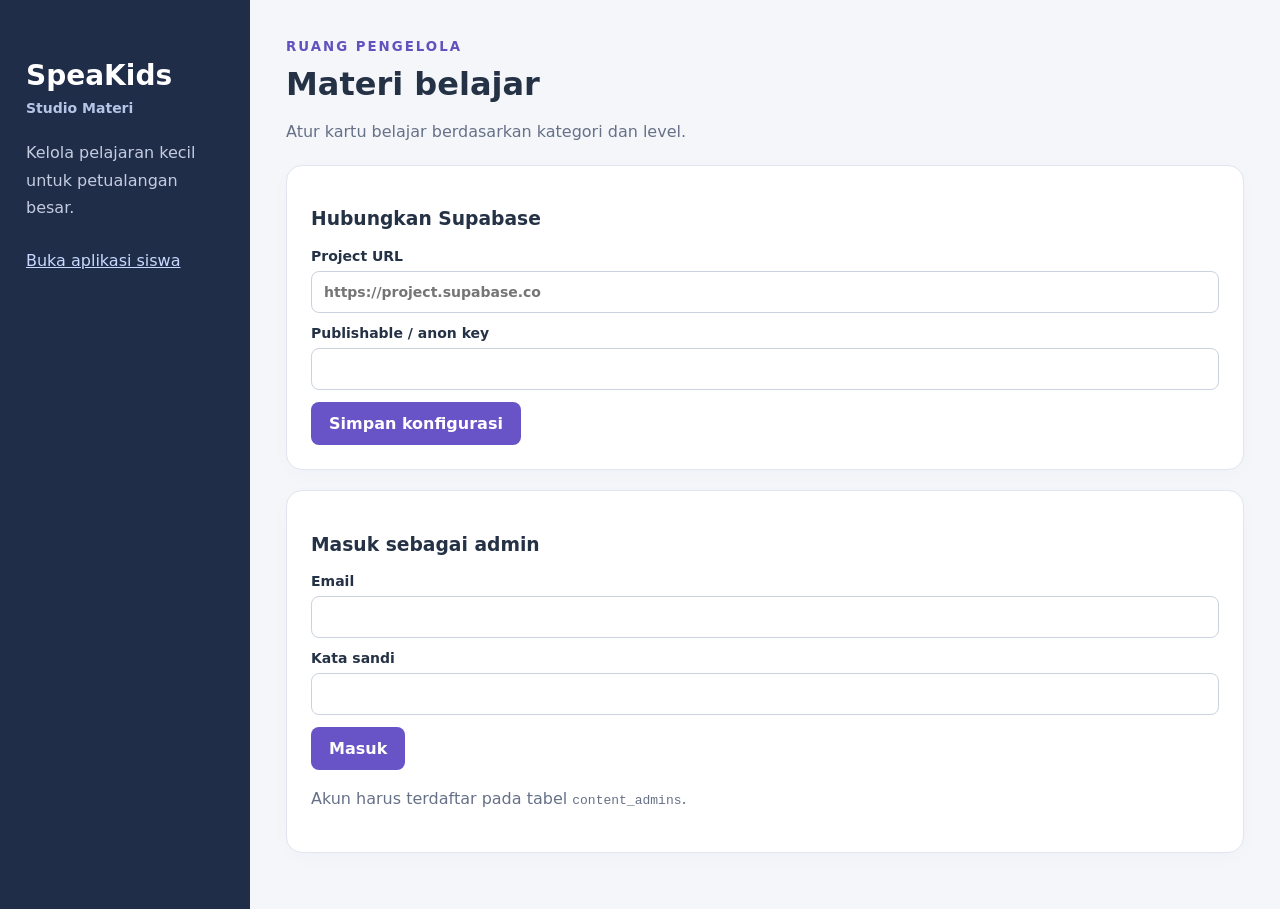
<file: admin/index.html>
<!doctype html>
<html lang="id"><head><meta charset="utf-8"><meta name="viewport" content="width=device-width,initial-scale=1"><title>SpeaKids · Admin Materi</title><link rel="stylesheet" href="style.css"></head>
<body><aside><h1>SpeaKids<span>Studio Materi</span></h1><p>Kelola pelajaran kecil untuk petualangan besar.</p><a href="../assets/app/index.html">Buka aplikasi siswa</a><button id="logout" hidden>Keluar admin</button></aside>
<main><header><small>RUANG PENGELOLA</small><h2>Materi belajar</h2><p>Atur kartu belajar berdasarkan kategori dan level.</p></header><p id="status" role="status"></p>
<section id="connection"><h3>Hubungkan Supabase</h3><form id="config"><label>Project URL<input id="url" type="url" required placeholder="https://project.supabase.co"></label><label>Publishable / anon key<input id="key" required></label><button>Simpan konfigurasi</button></form></section>
<section id="auth"><h3>Masuk sebagai admin</h3><form id="login"><label>Email<input id="email" type="email" autocomplete="username" required></label><label>Kata sandi<input id="password" type="password" autocomplete="current-password" required></label><button>Masuk</button></form><p>Akun harus terdaftar pada tabel <code>content_admins</code>.</p></section>
<div id="workspace" hidden><section class="toolbar"><label>Kategori<select id="category"></select></label><label>Level<select id="level"></select></label><button id="reload" class="secondary">Muat ulang</button></section>
<section><div class="heading"><h3 id="levelname"></h3><span id="source"></span></div><label>Judul level<input id="title" maxlength="100" required></label><p>Minimal 3 kartu unik untuk menerbitkan level. Alphabet hanya menampilkan huruf. Materi baru memakai suara sintetis jika rekaman lokal belum tersedia.</p><div id="cards"></div><button id="add" class="secondary">+ Tambah kartu</button><footer><button id="save">Simpan & terbitkan</button><button id="delete" class="danger">Hapus isi level</button></footer></section></div>
</main><script>window.SPEAKIDS_ADMIN=true;</script><script src="../assets/app/content.js"></script><script src="../assets/app/supabase.js"></script><script src="admin.js"></script></body></html>
</file>
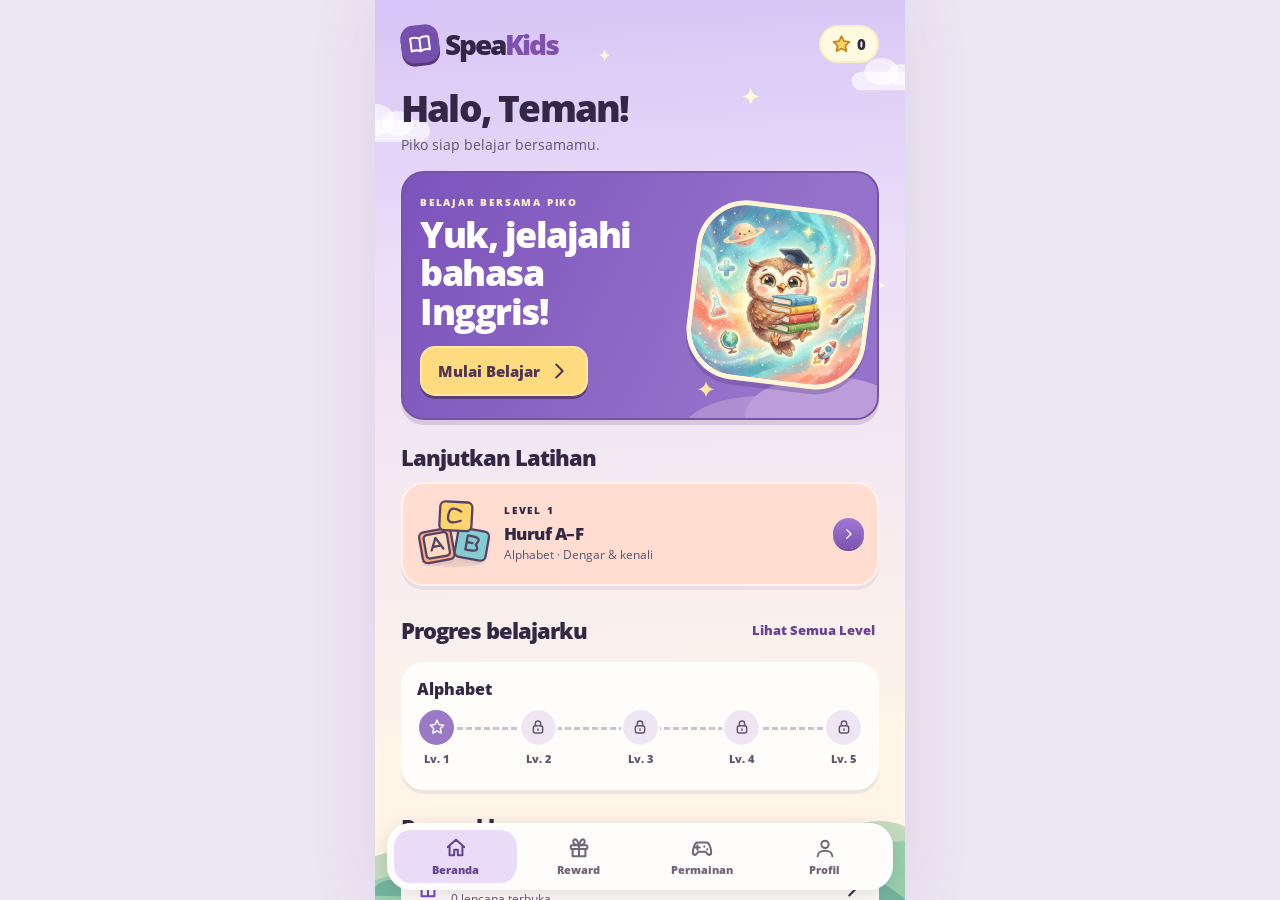
<file: assets/app/index.html>
<!doctype html>
<html lang="id">
<head>
  <meta charset="utf-8">
  <meta name="viewport" content="width=device-width,initial-scale=1,viewport-fit=cover">
  <meta name="theme-color" content="#e1d4fb">
  <title>SpeaKids · Belajar bersama Piko</title>
  <link rel="icon" href="art/app-icon.png">
  <link rel="stylesheet" href="style.css">
  <!-- Supabase Client Library -->
  <!-- Cloud uses the REST API; local lessons need no external SDK. -->
</head>
<body>
  <div id="shell">
    <div class="skydecor" aria-hidden="true"><b>✦</b><b>✧</b><b>✦</b><i></i><i></i></div>
    <div id="ground"></div>
    <main id="page"></main>
    <div id="nav"></div>
    <div id="notice" role="status"></div>
  </div>
  <dialog id="dialog"></dialog>
  <script src="content.js"></script>
  <script src="artwork.js"></script>
  <script src="config.js"></script>
  <script src="supabase.js"></script>
  <script src="pronunciation.js"></script>
  <script src="app.js"></script>
</body>
</html>
</file>
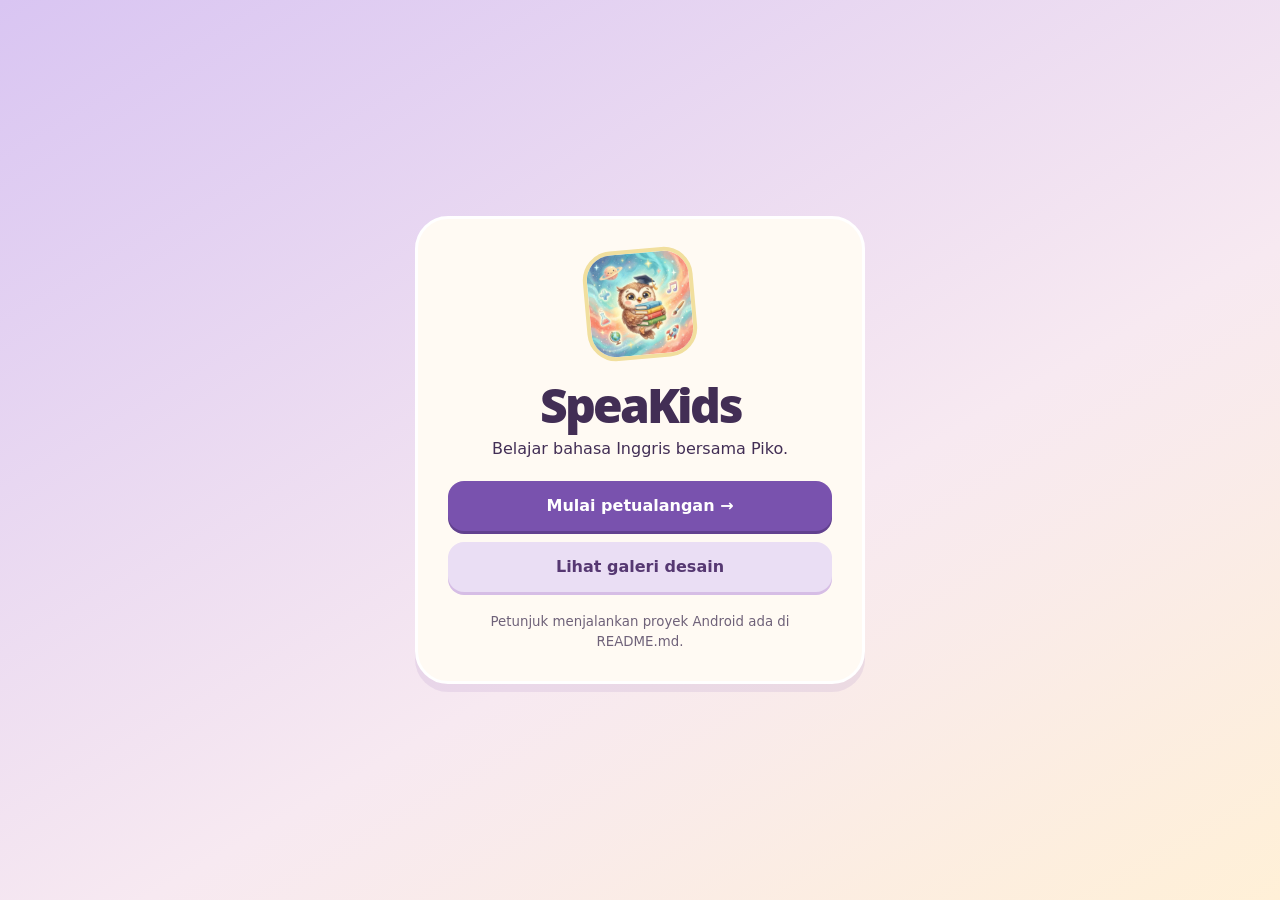
<file: MULAI-DI-SINI.html>
<!doctype html><html lang="id"><meta charset="utf-8"><meta name="viewport" content="width=device-width,initial-scale=1"><title>Mulai · SpeaKids</title><style>
@font-face{font-family:Spea;src:url(assets/app/art/open-ExtraBold.ttf);font-weight:bold}*{box-sizing:border-box}body{margin:0;min-height:100vh;display:grid;place-items:center;background:linear-gradient(150deg,#d9c5f2,#f7e9f1 60%,#fff0d7);font:16px/1.5 system-ui,sans-serif;color:#422e55}main{max-width:450px;margin:18px;padding:30px;border:3px solid white;background:#fffaf3;border-radius:33px;box-shadow:0 8px 0 #aa8cc42e;text-align:center}img{width:110px;border:4px solid #f1df9e;border-radius:29px;transform:rotate(-5deg)}h1{font:bold 48px/1 Spea,sans-serif;letter-spacing:-3px;margin:15px 0 8px}a{display:block;text-decoration:none;border-radius:16px;padding:13px;background:#7952ae;color:white;font-weight:750;margin:11px 0;box-shadow:0 3px 0 #62418f}a+a{background:#eadef4;color:#563872;box-shadow:0 3px 0 #d6bde5}p{margin:8px 0 20px}small{display:block;color:#6f6279;margin-top:20px}</style><main><img src="assets/app/art/piko.png" alt="Piko membawa buku"><h1>SpeaKids</h1><p>Belajar bahasa Inggris bersama Piko.</p><a href="assets/app/index.html">Mulai petualangan →</a><a href="desain/Galeri.html">Lihat galeri desain</a><small>Petunjuk menjalankan proyek Android ada di README.md.</small></main></html>
</file>
<file: admin/style.css>
:root{font-family:system-ui,sans-serif;color:#253246;background:#f4f6fa}*{box-sizing:border-box}body{margin:0;display:grid;grid-template-columns:250px 1fr;min-height:100vh}aside{background:#202d49;color:white;padding:36px 26px}aside h1{font-size:28px}aside span{display:block;font-size:14px;color:#b6c5e7;margin-top:8px}aside p{color:#c4cce0;line-height:1.7}aside a{color:#c9d8ff;display:block;margin:30px 0}main{max-width:1120px;width:100%;padding:36px}h2{font-size:32px;margin:10px 0}header small{letter-spacing:2px;color:#6252bd;font-weight:700}p{line-height:1.6;color:#667087}section{background:white;border:1px solid #e0e5ef;border-radius:16px;padding:24px;margin:20px 0;box-shadow:0 5px 20px #26375405}label{display:block;font-size:14px;font-weight:650;margin:12px 0}input,select{display:block;width:100%;padding:12px;border:1px solid #cbd3e0;border-radius:8px;font:inherit;margin-top:7px;background:white}button{background:#6854c6;color:white;padding:12px 18px;border:0;border-radius:8px;font:inherit;font-weight:650;cursor:pointer}button:disabled{opacity:.5;cursor:wait}.secondary{background:#edeaf9;color:#53418d}.danger{background:#fff0f0;color:#ac3030}.toolbar,.heading,footer{display:flex;gap:16px;align-items:center;justify-content:space-between}.toolbar label{flex:1}.card{background:#f8f9fc;border:1px solid #e1e5ef;border-radius:12px;padding:18px;margin:16px 0}.fields{display:grid;grid-template-columns:1fr 1fr 120px;gap:14px}.cardhead{display:flex;justify-content:space-between;align-items:center}.cardhead button{padding:7px 12px}footer{justify-content:flex-start;margin-top:25px;flex-wrap:wrap}#status:not(:empty){padding:14px;background:#eae6fb;border-radius:10px;color:#45367d}#source{font-size:13px;color:#6b7280}[hidden]{display:none!important}@media(max-width:760px){body{display:block}aside{padding:16px 24px}aside p{display:none}aside a{margin:12px 0}main{padding:18px}.fields{grid-template-columns:1fr}.toolbar{flex-wrap:wrap}}
</file>
<file: assets/app/style.css>
* {
  box-sizing:border-box;
}
:root {
  --ink:#332746;
  --sub:#615570;
  --purple:#7146ba;
  --line:#e4d8ee;
  --shadow:0 4px 0 #49375e16;
  --paper:#fffdf9;
  font-family:ui-rounded,"Arial Rounded MT Bold","Trebuchet MS","DejaVu Sans",sans-serif;
  color:var(--ink);
  font-weight:560;
}
body {
  margin:0;
  background:#ece5f4;
}
button,input,select {
  font:inherit;
  color:inherit;
}
button {
  border:0;
  cursor:pointer;
  touch-action:manipulation;
}
button:focus-visible,input:focus-visible,select:focus-visible {
  outline:3px solid #4a2ca5;
  outline-offset:3px;
}
button:active {
  transform:translateY(2px);
}
button:disabled {
  cursor:default;
}
h1,h2,h3,p {
  margin:0;
}
h1,h2,h3,strong,b {
  font-weight:850;
}
h1 {
  font-size:clamp(29px,8vw,37px);
  letter-spacing:-1.8px;
  line-height:1.08;
}
h2 {
  font-size:22px;
  letter-spacing:-1px;
}
p {
  color:var(--sub);
  line-height:1.5;
  font-size:14px;
}
.ico {
  width:22px;
  height:22px;
  vertical-align:middle;
  flex:none;
}
.art {
  width:76px;
  height:76px;
  flex:none;
  filter:drop-shadow(0 3px 0 #70567314);
}
#shell {
  width:min(100%,530px);
  height:100vh;
  height:100dvh;
  min-height:280px;
  margin:auto;
  overflow:hidden;
  position:relative;
  isolation:isolate;
  background:linear-gradient(177deg,#d6c5f6 0%,#ecdff8 30%,#fff5e7 83%);
  box-shadow:0 0 60px #796b8524;
}
#page {
  position:relative;
  z-index:1;
  height:100%;
  overflow:auto;
  overscroll-behavior:contain;
  scrollbar-width:thin;
  scrollbar-color:#b6a1cf transparent;
  padding:22px clamp(15px,5vw,26px) 55px;
}
#page.primary {
  padding-bottom:112px;
}
.skydecor,.hills {
  position:absolute;
  pointer-events:none;
  z-index:-1;
}
.skydecor {
  inset:0;
  overflow:hidden;
}
.skydecor b {
  position:absolute;
  color:#fff8d9;
  font-size:22px;
  top:9%;
  left:69%;
}
.skydecor b:nth-child(2) {
  top:30%;
  left:93%;
}
.skydecor b:nth-child(3) {
  top:5%;
  left:42%;
  font-size:15px;
}
.skydecor i {
  width:90px;
  height:22px;
  background:#ffffffa8;
  position:absolute;
  top:120px;
  left:-35px;
  border-radius:40px;
}
.skydecor i:before,.skydecor i:after {
  content:"";
  background:inherit;
  position:absolute;
  border-radius:100%;
  width:40px;
  height:32px;
  bottom:6px;
  left:15px;
}
.skydecor i:after {
  left:42px;
  width:32px;
  height:25px;
}
.skydecor i:last-child {
  left:auto;
  right:-30px;
  top:70px;
  transform:scale(.85);
}
.hills {
  bottom:-1px;
  width:100%;
  height:86px;
}
.row,.top,.sectionhead,.item,.actions,.navbar,.line,.node,.control,.chips,.hud {
  display:flex;
  align-items:center;
}
.top,.sectionhead,.hud {
  justify-content:space-between;
  gap:10px;
}
.top {
  margin-bottom:22px;
  min-height:44px;
}
.brand {
  font-size:28px;
  font-weight:1000;
  letter-spacing:-2px;
  display:flex;
  align-items:center;
  gap:6px;
  line-height:1;
}
.brand span span {
  color:#8050ad;
}
.brand .mark {
  background:#7650ac;
  color:white;
  width:38px;
  height:38px;
  border-radius:13px;
  display:grid;
  place-items:center;
  box-shadow:0 3px 0 #573779;
  transform:rotate(-7deg);
}
.pill {
  display:inline-flex;
  align-items:center;
  justify-content:center;
  gap:6px;
  background:#fff9df;
  border:2px solid #f8edc4;
  border-radius:20px;
  padding:6px 11px;
  font-size:15px;
  font-weight:850;
}
.pill .ico,.gold .ico {
  color:#c78422;
  fill:#ffd35b;
  width:19px;
}
.hero,.banner,.panel,.item,.node,.badge,.speechcard,.mapcard,.linebtn,.options button,.slot,.tile,.micro,.round,.primarybtn,.outlinebtn {
  border-radius:23px;
}
.hero {
  background:linear-gradient(115deg,#7c53bb,#9572cb 75%);
  color:white;
  position:relative;
  overflow:hidden;
  border:2px solid #7853a3;
  box-shadow:0 5px 0 #6f518a35;
  padding:22px 17px;
  min-height:204px;
  display:flex;
  align-items:center;
  margin-top:14px;
}
.hero:after,.banner:after {
  content:"✦";
  position:absolute;
  right:34%;
  bottom:13px;
  color:#ffe7a3;
  font-size:24px;
  pointer-events:none;
}
.hero h2 {
  font-size:clamp(26px,7.4vw,36px);
  line-height:1.07;
  letter-spacing:-1.5px;
  max-width:54%;
  position:relative;
  z-index:1;
}
.hero .primarybtn {
  margin-top:14px;
}
.heroimg {
  position:absolute;
  width:42%;
  aspect-ratio:1;
  right:-.5%;
  top:50%;
  transform:translateY(-50%) rotate(7deg);
  border-radius:28%;
  border:5px solid #fff7d8;
  box-shadow:0 5px 0 #4d306944;
}
.hero .kicker {
  color:#fff2cb;
}
.kicker {
  text-transform:uppercase;
  font-size:10px;
  letter-spacing:1.8px;
  font-weight:850;
  display:block;
  margin-bottom:7px;
}
.primarybtn,.outlinebtn {
  padding:12px 16px;
  display:inline-flex;
  align-items:center;
  justify-content:center;
  gap:8px;
  font-size:15px;
  min-height:46px;
  font-weight:800;
  border-radius:15px;
}
.primarybtn,.round.gloss,.micro {
  background:linear-gradient(#9567d0,#7650b5);
  color:white;
  border:2px solid #7447a7;
  box-shadow:inset 0 2px #ffffff46,0 3px 0 #61408b;
}
.primarybtn.sun {
  background:#ffdb80;
  color:#503654;
  border-color:#ffe7a5;
  box-shadow:0 3px 0 #603d79;
}
.outlinebtn,.round {
  background:#fffdf9;
  border:2px solid #e4daeb;
  box-shadow:var(--shadow);
}
.full {
  width:100%;
}
.round {
  border-radius:50%;
  height:46px;
  width:46px;
  display:inline-grid;
  place-items:center;
  padding:0;
  flex:none;
}
.round:disabled {
  opacity:.4;
}
.round .ico {
  width:20px;
}
.sectionhead {
  margin:22px 0 10px;
}
.linkbtn {
  background:transparent;
  color:#674197;
  font-size:13px;
  font-weight:800;
  min-height:44px;
  padding:4px;
}
.item,.node,.mapcard,.panel,.badge,.linebtn {
  background:var(--paper);
  border:2px solid #fff9;
  box-shadow:var(--shadow);
}
.item {
  width:100%;
  text-align:left;
  gap:12px;
  padding:12px 13px;
  position:relative;
  min-height:98px;
}
.item .copy {
  flex:1;
  min-width:0;
}
.item strong,.node strong,.linebtn strong {
  display:block;
  font-size:17px;
  letter-spacing:-.55px;
  line-height:1.16;
}
.item small,.node small,.linebtn small {
  display:block;
  font-size:12px;
  line-height:1.4;
  color:#5d526c;
  margin-top:4px;
}
.miniarr {
  border-radius:50%;
  width:31px;
  height:31px;
  flex:none;
  display:grid;
  place-items:center;
  color:white;
  background:linear-gradient(#a078d5,#7d52b0);
  box-shadow:0 2px 0 #6c4a92;
}
.miniarr .ico {
  width:15px;
}
.peach {
  background:#ffded1;
}
.mint {
  background:#d9f0df;
}
.sky {
  background:#d5eaf9;
}
.butter {
  background:#ffecb8;
}
.grape {
  background:#e6dafa;
}
.stack {
  display:grid;
  gap:12px;
}
.mapcard {
  padding:14px;
}
.trail {
  display:flex;
  justify-content:space-between;
  position:relative;
  margin:8px 0;
}
.trail:before {
  content:"";
  position:absolute;
  top:19px;
  left:7%;
  right:7%;
  border-top:3px dashed #cdbdde;
}
.trail span {
  position:relative;
  text-align:center;
  font-size:11px;
  font-weight:850;
  color:var(--sub);
}
.trail i {
  display:grid;
  border-radius:50%;
  place-items:center;
  width:39px;
  height:39px;
  margin:0 auto 4px;
  background:#eee7f3;
  border:2px solid white;
}
.trail i.on {
  background:#9b7ac5;
  color:white;
}
.trail .ico {
  width:16px;
}
.navbar {
  position:absolute;
  z-index:3;
  bottom:max(10px,env(safe-area-inset-bottom));
  left:12px;
  right:12px;
  padding:5px;
  background:#fffdfb;
  border:2px solid white;
  border-radius:24px;
  box-shadow:0 5px 22px #5135612b;
}
.navbar button {
  flex:1;
  min-width:0;
  min-height:53px;
  display:grid;
  justify-items:center;
  align-content:center;
  gap:3px;
  background:transparent;
  border-radius:17px;
  font-size:11px;
  font-weight:750;
  color:#706479;
}
.navbar button.active {
  background:#eadcf8;
  color:#654391;
}
.heading {
  margin:18px 0 16px;
}
.heading p {
  margin-top:6px;
}
.toplabel {
  font-weight:800;
  text-align:center;
  font-size:15px;
}
.counter {
  background:#fffdf9;
  border:2px solid white;
  padding:8px 11px;
  border-radius:16px;
  font-size:13px;
  font-weight:850;
  white-space:nowrap;
}
.banner {
  position:relative;
  overflow:hidden;
  display:flex;
  align-items:center;
  justify-content:space-between;
  padding:16px 20px;
  background:linear-gradient(115deg,#724fa5,#9e79c7);
  color:white;
  border-radius:25px;
  box-shadow:var(--shadow);
  margin:12px 0 18px;
}
.banner:after {
  right:25%;
  bottom:9px;
  font-size:16px;
}
.banner .kicker {
  color:#ffecb6;
}
.banner p {
  color:#f9eeff;
  font-size:13px;
  margin-top:4px;
}
.banner .art {
  width:84px;
  height:84px;
  transform:rotate(4deg);
}
.category small {
  max-width:230px;
}
.node {
  gap:13px;
  padding:11px 13px;
  width:100%;
  text-align:left;
  border:2px solid #eee3f3;
}
.node.current {
  border-color:#a581ca;
  background:#fcf7ff;
}
.node.done {
  background:#ecf8ed;
}
.node.locked {
  background:#f1ebf4;
  color:#706779;
}
.node .num,.tile {
  height:48px;
  width:48px;
  flex:none;
  border-radius:16px;
  display:grid;
  place-items:center;
  background:#ded2ec;
  color:#71578b;
  font-size:19px;
  font-weight:850;
}
.node.current .num {
  background:#9265bf;
  color:white;
}
.node.done .num {
  background:#cae8cc;
  color:#38714e;
}
.node .end {
  margin-left:auto;
}
.node .end .ico {
  width:17px;
}
.actions,.chips {
  gap:10px;
  flex-wrap:wrap;
  justify-content:center;
}
.actions {
  margin-top:16px;
}
.speechcard,.panel {
  background:#fffdfb;
  border:3px solid white;
  box-shadow:var(--shadow);
  padding:20px;
}
.speechcard {
  text-align:center;
  margin:14px 0;
}
.speechcard h2 {
  font-size:clamp(25px,7vw,35px);
  line-height:1.22;
}
.object,.scene {
  margin:4px auto 12px;
  position:relative;
  display:flex;
  align-items:center;
  justify-content:center;
  width:100%;
  min-height:134px;
}
.object:before {
  content:"";
  position:absolute;
  background:#fff0cc;
  width:128px;
  height:128px;
  border-radius:46% 54% 60% 40% / 48% 49% 51% 52%;
  transform:rotate(-12deg);
}
.object img,.scene img {
  position:relative;
  max-width:110px;
  height:98px;
  object-fit:contain;
  filter:drop-shadow(0 5px 1px #694e7020);
}
.scene {
  min-height:155px;
  background:radial-gradient(ellipse at 12% 28%,#fff 0 8%,transparent 9%),linear-gradient(#daf0f7 67%,#c6e1ba 68%);
  border-radius:18px;
  gap:0;
  align-items:flex-end;
  padding:20px 6px;
}
.scene img {
  width:30%;
  height:78px;
}
.letter {
  display:block;
  font-size:66px;
  letter-spacing:-4px;
  font-weight:900;
  color:#754bb0;
  line-height:1.06;
  margin-bottom:10px;
}
.hud {
  margin:14px 0;
}
.hud small {
  font-weight:750;
  color:var(--sub);
}
.steps {
  display:flex;
  gap:5px;
  margin:9px 0 18px;
}
.steps i {
  flex:1;
  height:6px;
  border-radius:10px;
  background:#d7cae4;
}
.steps i.on {
  background:#895bb7;
}
.control {
  gap:8px;
  justify-content:center;
  margin:10px auto 0;
}
.micro {
  border-radius:50%;
  width:72px;
  height:72px;
  display:inline-grid;
  place-items:center;
}
.micro .ico {
  width:32px;
  height:32px;
}
.micro.listening {
  animation:pulse 1s infinite alternate;
}
.wave {
  color:#ab8ac5;
  letter-spacing:2px;
  font-size:21px;
}
.navcards {
  display:flex;
  align-items:center;
  justify-content:space-between;
  gap:8px;
  margin:12px 0;
}
.navcards span {
  font-size:13px;
  color:var(--sub);
}
.options {
  display:grid;
  grid-template-columns:repeat(2,minmax(0,1fr));
  gap:10px;
  margin:13px 0;
}
.options button {
  padding:14px 6px;
  min-height:57px;
  border:2px solid #d6c6e3;
  background:#fffaf4;
  box-shadow:var(--shadow);
  font-weight:800;
  overflow-wrap:anywhere;
}
.options .object {
  min-height:75px;
}
.options .object:before {
  width:72px;
  height:72px;
}
.options .object img {
  height:58px;
  max-width:62px;
}
.gamearea {
  padding:18px 14px;
}
.gamearea .object img {
  height:116px;
  max-width:135px;
}
.gamearea .options .object img {
  height:58px;
}
.tiles,.slots {
  display:flex;
  gap:6px;
  justify-content:center;
  flex-wrap:wrap;
  margin:15px 0;
}
.slot,.tile {
  font-size:18px;
  border:2px solid #d3bfe3;
  background:#f2e8f7;
  width:auto;
  min-width:44px;
  min-height:44px;
  padding:6px 9px;
}
.slots .slot {
  border-style:dashed;
  background:#fffaf4;
}
.tile {
  background:#fde3a8;
  border-color:#efd08b;
  box-shadow:0 3px 0 #d8b967;
}
.tile:disabled {
  visibility:hidden;
}
.feedback {
  text-align:center;
  border-radius:14px;
  padding:11px;
  font-weight:720;
  font-size:14px;
  background:#fff3d6;
  color:#694d2e;
  margin:12px 0;
}
.feedback.good {
  background:#dcf3df;
  color:#326346;
  animation:pop .4s;
}
.feedback.good:before {
  content:"✦ ";
  color:#ba861f;
}
.center {
  text-align:center;
}
.resultpic {
  width:min(50%,170px);
  border:5px solid #fff7d5;
  box-shadow:0 4px 0 #d8c8e3;
  border-radius:31%;
  transform:rotate(-4deg);
  margin:19px auto;
}
.gold {
  color:#795629;
}
.gold .ico {
  width:27px;
  height:27px;
}
.linebtn {
  display:flex;
  align-items:center;
  gap:12px;
  width:100%;
  text-align:left;
  padding:14px;
  min-height:62px;
}
.linebtn>.ico {
  color:var(--purple);
}
.linebtn .end {
  margin-left:auto;
}
.badges {
  display:grid;
  grid-template-columns:1fr 1fr;
  gap:12px;
}
.badge {
  padding:14px 7px;
  min-height:120px;
  font-size:14px;
}
.badge b {
  display:block;
  margin:7px 0 2px;
}
.badge small {
  font-size:11px;
}
.medal {
  display:inline-grid;
  place-items:center;
  width:55px;
  height:55px;
  border-radius:50%;
  background:#fbeaba;
  border:4px double #b78c45;
  color:#956a32;
}
.medal .ico {
  width:29px;
  height:29px;
}
.badge.locked .medal {
  background:#ece5f2;
  border-color:#b5a8c3;
  color:#80748c;
}
.profilepic {
  width:78px;
  height:78px;
  object-fit:cover;
  border:4px solid white;
  border-radius:50%;
}
.statrow {
  display:grid;
  grid-template-columns:repeat(3,1fr);
  gap:5px;
  margin:14px 0;
}
.statrow div {
  text-align:center;
  padding:10px 3px;
  background:#fff9;
  border-radius:16px;
}
.statrow b,.statrow small {
  display:block;
}
.statrow small {
  font-size:11px;
}
.row {
  gap:12px;
}
.panel p+p {
  margin-top:8px;
}
.panel h2 {
  margin-bottom:8px;
}
#notice {
  position:absolute;
  bottom:85px;
  left:10%;
  right:10%;
  z-index:10;
  pointer-events:none;
  text-align:center;
  color:white;
  background:#483256;
  border-radius:14px;
  padding:10px;
  font-size:13px;
}
#notice:empty {
  display:none;
}
dialog {
  border:3px solid white;
  border-radius:22px;
  max-width:min(90vw,390px);
  width:100%;
  padding:22px;
  color:var(--ink);
  background:#fffbf7;
  box-shadow:0 10px 45px #341e4b3a;
}
dialog::backdrop {
  background:#39244e74;
}
dialog p {
  margin:9px 0 15px;
}
dialog label {
  display:grid;
  gap:5px;
  font-size:14px;
  font-weight:750;
  margin:12px 0;
}
dialog input,dialog select {
  min-height:44px;
  width:100%;
  border-radius:10px;
  border:2px solid var(--line);
  background:white;
  padding:8px;
}
.empty {
  padding:18px;
  text-align:center;
}
.historyline {
  border-bottom:1px dashed #d6c7df;
  padding:10px 0;
}
.historyline:last-child {
  border:0;
}
.historyline small {
  display:block;
  color:var(--sub);
  margin-top:5px;
}
.assist {
  display:inline-block;
  margin-top:9px;
}
.appname {
  font-size:13px;
  color:var(--sub);
}
@keyframes pop {
  50% {
    transform:scale(1.025);
  }
}
@keyframes pulse {
  to {
    box-shadow:0 0 0 10px #b398d855;
  }
}
@media(max-width:355px) {
  .item {
    gap:8px;
    padding:10px;
  }
  .item .art {
    width:58px;
    height:58px;
  }
  .heroimg {
    width:37%;
  }
  .hero h2 {
    max-width:65%;
  }
  .copy strong {
    font-size:15px;
  }
  .round {
    width:44px;
    height:44px;
  }
  .slot,.tile {
    min-width:40px;
  }
  .toplabel {
    font-size:13px;
  }
}
@media(prefers-reduced-motion:reduce) {
  *,*::before,*::after {
    animation:none!important;
    scroll-behavior:auto!important;
  }
}
.story {
  width:100%;
  max-height:198px;
  display:block;
  margin:6px auto 14px;
  border-radius:18px;
}
.hero>div {
  width:100%;
}
.hero h2 {
  max-width:58%;
}
.heroimg {
  right:1.2%;
  width:38%;
}
.category .miniarr {
  width:34px;
  height:34px;
}
.gamearea .options button:first-child {
  background:#e4f2d9;
  border-color:#fff;
}
.gamearea .options button:nth-child(2) {
  background:#fff0c8;
  border-color:#fff;
}
.options button:focus-visible {
  outline-color:#7451a0;
}
.feedback:not(.good) {
  animation:nudge .25s;
}
@keyframes nudge {
  25% {
    transform:translateX(-3px);
  }
  75% {
    transform:translateX(3px);
  }
}
@media(prefers-reduced-motion:reduce) {
  .feedback {
    animation:none!important;
  }
}
@font-face {
  font-family:Spea;
  src:url("art/open-Regular.ttf") format("truetype");
  font-weight:100 699;
  font-display:swap;
}
@font-face {
  font-family:Spea;
  src:url("art/open-ExtraBold.ttf") format("truetype");
  font-weight:700 1000;
  font-display:swap;
}
:root {
  font-family:Spea,ui-rounded,"Trebuchet MS",sans-serif;
}
.hero:before {
  content:"";
  position:absolute;
  width:160px;
  height:80px;
  right:-28px;
  bottom:-38px;
  background:#bc9cdb;
  border-radius:100%;
  box-shadow:-65px 20px 0 #ad8fd1;
}
.copy .kicker,.banner .kicker,.hero .kicker {
  font-weight:800;
}
.gamearea .micro,.heroimg {
  position:relative;
}
.heroimg {
  position:absolute;
}
.gamearea .micro:before,.gamearea .micro:after {
  content:"✦";
  position:absolute;
  pointer-events:none;
  top:-10px;
  right:-15px;
  color:#e6aa50;
  font-size:18px;
}
.gamearea .micro:after {
  left:-18px;
  right:auto;
  top:40px;
  color:#b699d6;
  font-size:13px;
}
.feedback.good:before {
  display:inline-block;
  animation:starHop .55s ease-out;
}
@keyframes starHop {
  0% {
    transform:translateY(4px) scale(.6);
  }
  60% {
    transform:translateY(-5px) rotate(14deg);
  }
  100% {
    transform:translateY(0);
  }
}
@media(prefers-reduced-motion:reduce) {
  .feedback.good:before {
    animation:none;
  }
}
</file>
